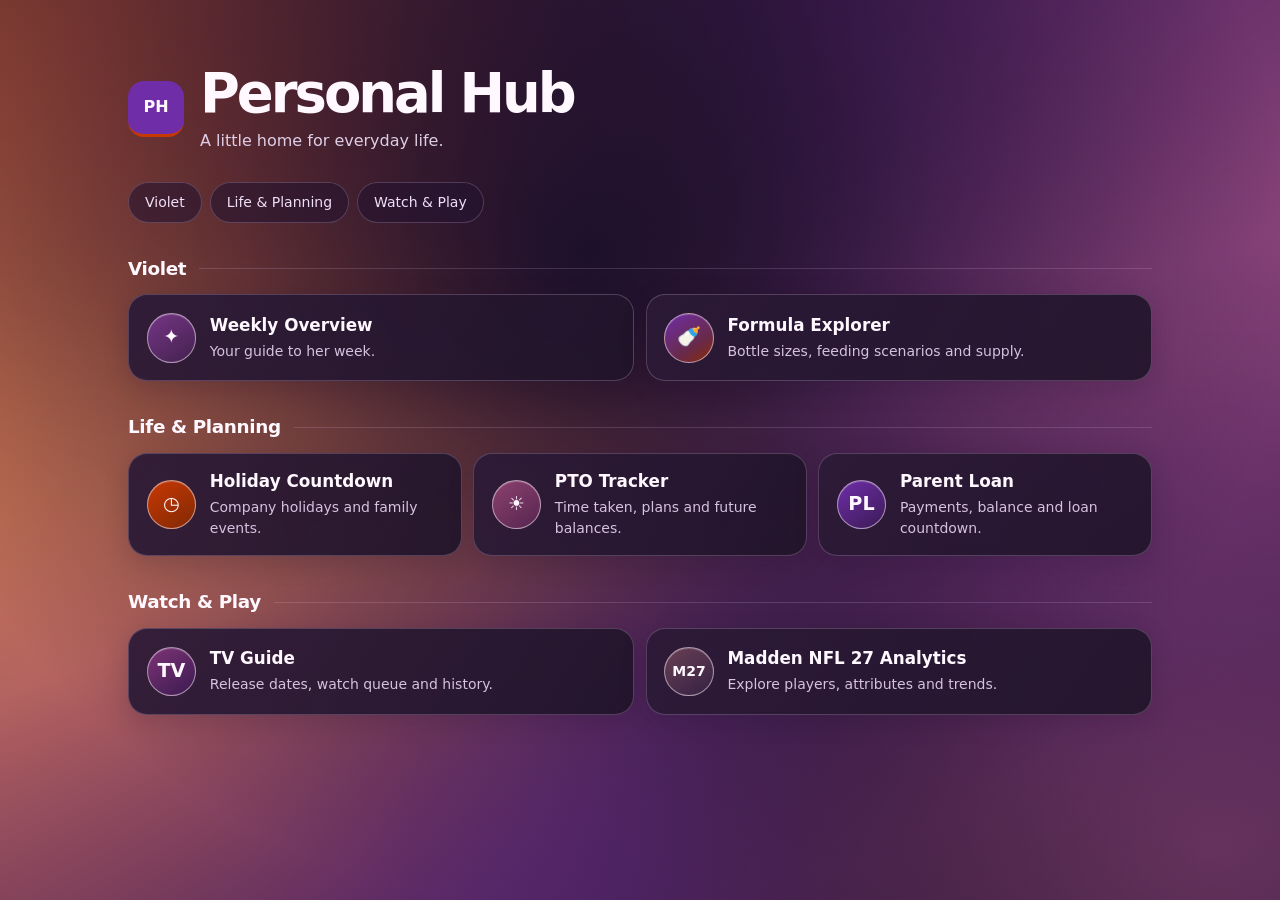
<file: public/index.html>
<!doctype html>
<html lang="en">
<head>
  <meta charset="utf-8">
  <meta name="viewport" content="width=device-width, initial-scale=1">
  <meta name="description" content="A home for personal apps and tools.">
  <meta name="theme-color" content="#170c22">
  <title>Personal Hub</title>
  <style>
    :root {
      color-scheme: dark;
      --night: #170c22;
      --violet: #6F2DA8;
      --orange: #C83803;
      --plum: #8b416f;
      --copper: #aa542f;
      --text: #fff8ff;
    }

    * { box-sizing: border-box; }

    body {
      margin: 0;
      min-height: 100vh;
      position: relative;
      isolation: isolate;
      overflow-x: clip;
      background: var(--night);
      color: var(--text);
      font: 1rem/1.5 system-ui, sans-serif;
    }

    .swirl {
      position: absolute;
      z-index: -1;
      inset: 0;
      overflow: hidden;
      pointer-events: none;
      background:
        radial-gradient(ellipse at 9% 17%, var(--copper) 0%, transparent 53%),
        radial-gradient(ellipse at 88% 80%, var(--violet) 0%, transparent 60%),
        #241132;
    }

    .swirl::before {
      content: "";
      position: absolute;
      inset: -22%;
      background: conic-gradient(from 32deg at 53% 55%,
        #56236f, #9c4e82 55deg, #50206d 100deg, #241132 143deg,
        #6f2da8 183deg, #a65271 220deg, #e08559 263deg,
        #913b32 300deg, #271439 331deg, #56236f);
      transform: rotate(-19deg) scaleX(1.2);
      filter: blur(clamp(2.4rem, 7vw, 7rem));
      opacity: .9;
    }

    .swirl::after {
      content: "";
      position: absolute;
      inset: 0;
      background:
        radial-gradient(ellipse at 46% 28%, #1d102b 0%, #1d102b77 35%, transparent 72%),
        radial-gradient(ellipse at 95% 94%, #bd618b66 0%, transparent 47%),
        linear-gradient(160deg, #1b0c2022 20%, transparent 51%, #11091b99 100%);
    }


    main { width: min(100% - 2rem, 64rem); margin: auto; padding: clamp(2rem,6vw,4rem) 0 3rem; }
    header { display: flex; gap: 1rem; align-items: center; margin-bottom: 1.8rem; }
    h1,h2,p { margin: 0; }
    h1 { font-size: clamp(2.1rem,6vw,3.4rem); letter-spacing: -.055em; line-height: 1.1; }
    .intro { color: #decee5; margin-top: .35rem; }
    .brand-mark { display: grid; place-items: center; width: 3.5rem; height: 3.5rem; border-radius: 1rem; border-bottom: 3px solid var(--orange); background: var(--violet); flex: none; font-weight: 800; }
    .sections { display: flex; flex-wrap: wrap; gap: .5rem; margin-bottom: 2rem; }
    .sections a { color: #f0dff8; background: #24132f99; border: 1px solid #e3c7f138; border-radius: 2rem; padding: .55rem 1rem; text-decoration: none; font-size: .875rem; }
    section { margin-top: 2rem; scroll-margin-top: 1rem; }
    .section-heading { display: flex; align-items: center; gap: .8rem; margin-bottom: .75rem; }
    .section-heading::after { content: ""; height: 1px; background: #e3c7f12b; flex: 1; }
    h2 { font-size: 1.15rem; letter-spacing: -.02em; }
    .projects { display: grid; grid-template-columns: repeat(2,minmax(0,1fr)); gap: .7rem; padding: 0; margin: 0; list-style: none; }
    #life .projects { grid-template-columns: repeat(3,minmax(0,1fr)); }
    .project { height: 100%; display: flex; align-items: center; gap: .85rem; padding: 1.1rem; border: 1px solid #e3c7f13b; border-radius: 1.2rem; background: linear-gradient(125deg,#2c1a37ee,#201429e8); box-shadow: 0 .4rem 1.5rem #170b282b; color: var(--text); text-decoration: none; }
    .icon { display: grid; place-items: center; width: 3.1rem; height: 3.1rem; border-radius: 50%; background: var(--fill); border: 1px solid #fff3fb88; box-shadow: inset 0 1px 0 #ffffff30; flex: none; font-size: 1.2rem; font-weight: 750; }
    .loan { --fill: linear-gradient(145deg,var(--violet),#3b1b56); }
    .holiday { --fill: linear-gradient(145deg,var(--orange),#802904); }
    .pto { --fill: linear-gradient(145deg,var(--plum),#572550); }
    .formula { --fill: linear-gradient(145deg,var(--violet),#682a48 65%,#8b2a05); }
    .weekly { --fill: linear-gradient(145deg,#763586,#43224e); }
    .tv { --fill: linear-gradient(145deg,#7d3477,#3b1a50); }
    .madden { --fill: linear-gradient(145deg,#694055,#352143); font-size: .875rem; }
    .title { display: block; font-size: 1.05rem; font-weight: 700; line-height: 1.3; }
    .description { display: block; color: #d6c2df; font-size: .875rem; margin-top: .25rem; line-height: 1.45; }
    .project:hover { background: linear-gradient(125deg,#432451f2,#2a1935f0); border-color: #c598e9; }
    .sections a:hover { border-color: #c598e9; }
    a:focus-visible { outline: 3px solid #ffc0a5; outline-offset: 4px; }
    @media(max-width:760px) {
      #life .projects { grid-template-columns: 1fr; }
    }
    @media(max-width:540px) {
      .projects { grid-template-columns: 1fr; }
      main { width: min(100% - 1.5rem,64rem); }
      .project { padding: .9rem; min-height: 5.7rem; }
      section { margin-top: 1.5rem; }
      .sections { margin-bottom: 1.5rem; }
      .swirl::before { inset: -12% -90%; }
    }
  </style>
</head>
<body>
  <div class="swirl" aria-hidden="true"></div>
  <main>
    <header><span class="brand-mark" aria-hidden="true">PH</span><div><h1>Personal Hub</h1><p class="intro">A little home for everyday life.</p></div></header>
    <nav class="sections" aria-label="Jump to a section"><a href="#violet">Violet</a><a href="#life">Life &amp; Planning</a><a href="#play">Watch &amp; Play</a></nav>
    <section id="violet" aria-labelledby="violet-title">
      <div class="section-heading"><h2 id="violet-title">Violet</h2></div>
      <ul class="projects">
        <li><a class="project" href="/weekly"><span class="icon weekly" aria-hidden="true">✦</span><span><span class="title">Weekly Overview</span><span class="description">Your guide to her week.</span></span></a></li>
        <li><a class="project" href="/formula"><span class="icon formula" aria-hidden="true">🍼</span><span><span class="title">Formula Explorer</span><span class="description">Bottle sizes, feeding scenarios and supply.</span></span></a></li>
      </ul>
    </section>
    <section id="life" aria-labelledby="life-title">
      <div class="section-heading"><h2 id="life-title">Life &amp; Planning</h2></div>
      <ul class="projects">
        <li><a class="project" href="/holidays"><span class="icon holiday" aria-hidden="true">◷</span><span><span class="title">Holiday Countdown</span><span class="description">Company holidays and family events.</span></span></a></li>
        <li><a class="project" href="/pto"><span class="icon pto" aria-hidden="true">☀</span><span><span class="title">PTO Tracker</span><span class="description">Time taken, plans and future balances.</span></span></a></li>
        <li><a class="project" href="/parent-loan"><span class="icon loan" aria-hidden="true">PL</span><span><span class="title">Parent Loan</span><span class="description">Payments, balance and loan countdown.</span></span></a></li>
      </ul>
    </section>
    <section id="play" aria-labelledby="play-title">
      <div class="section-heading"><h2 id="play-title">Watch &amp; Play</h2></div>
      <ul class="projects">
        <li><a class="project" href="/tv"><span class="icon tv" aria-hidden="true">TV</span><span><span class="title">TV Guide</span><span class="description">Release dates, watch queue and history.</span></span></a></li>
        <li><a class="project" href="/madden"><span class="icon madden" aria-hidden="true">M27</span><span><span class="title">Madden NFL 27 Analytics</span><span class="description">Explore players, attributes and trends.</span></span></a></li>
      </ul>
    </section>
  </main>
</body>
</html>
</file>
